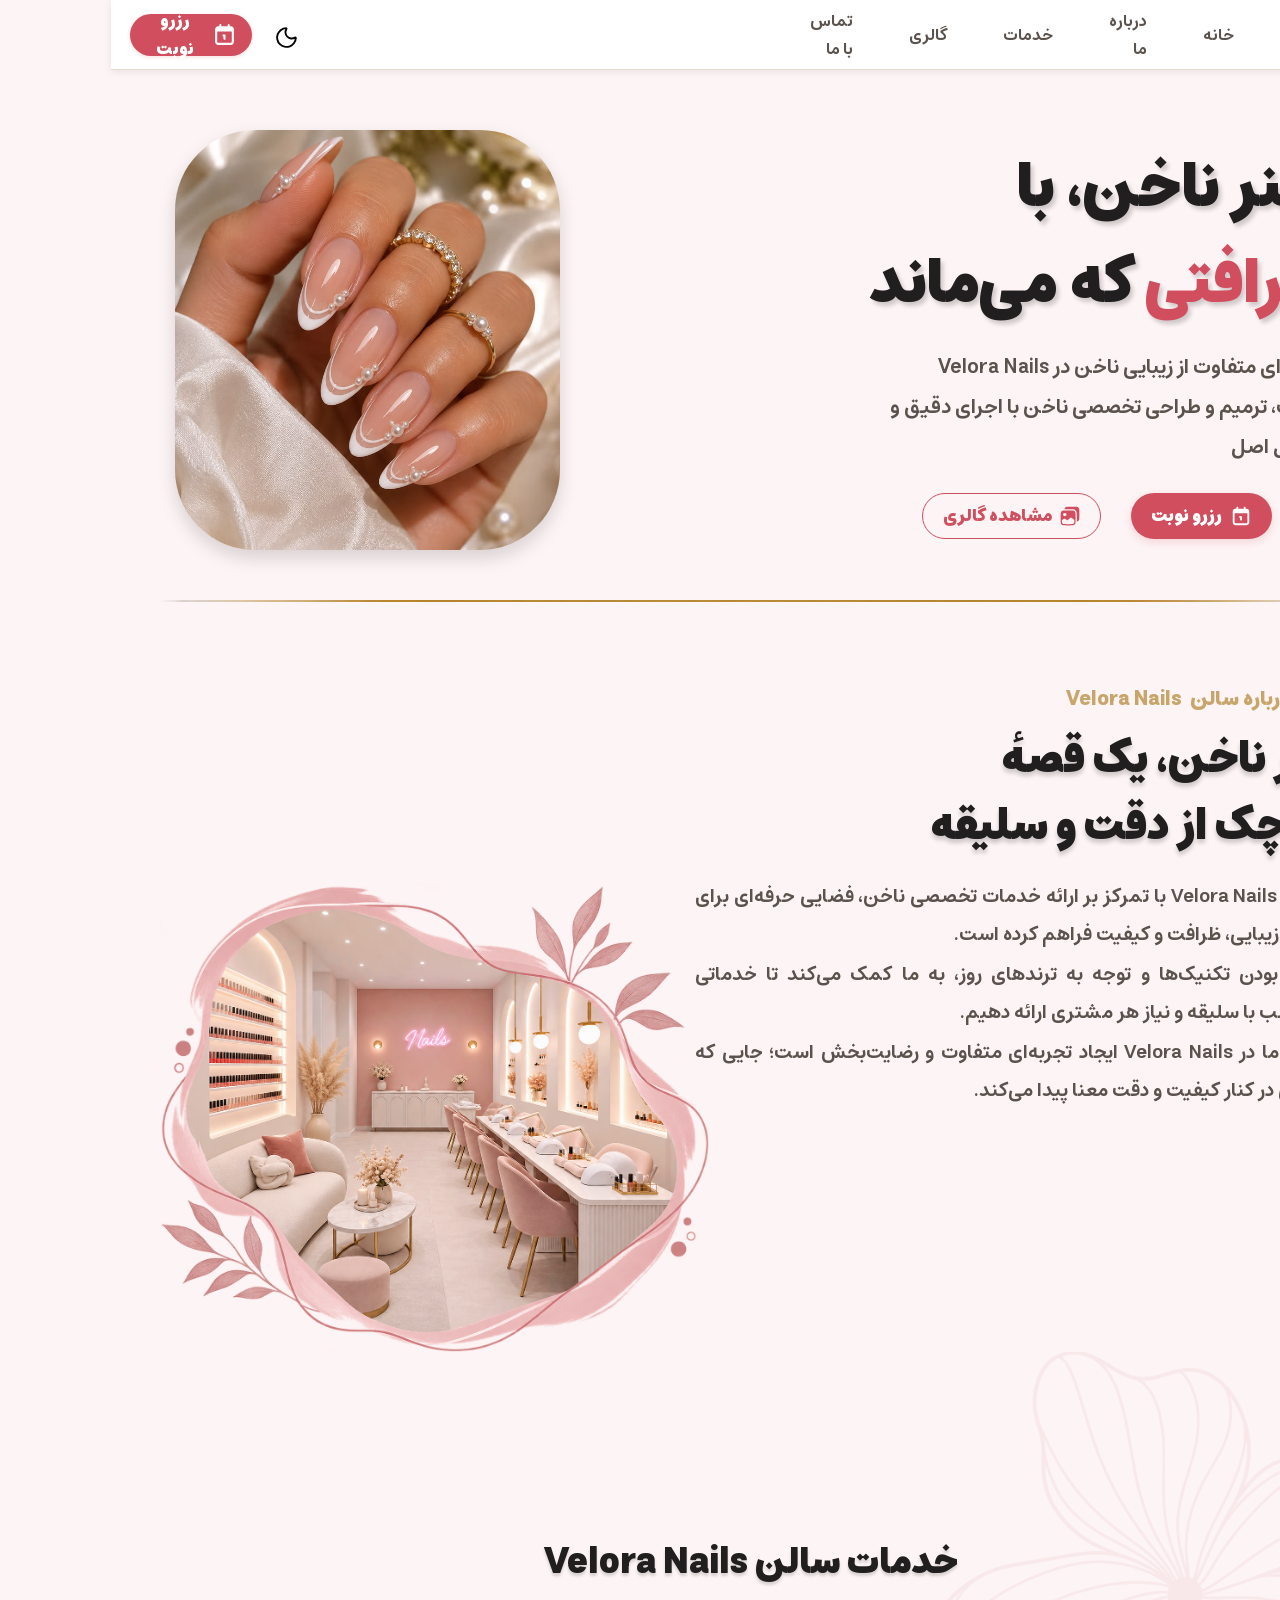
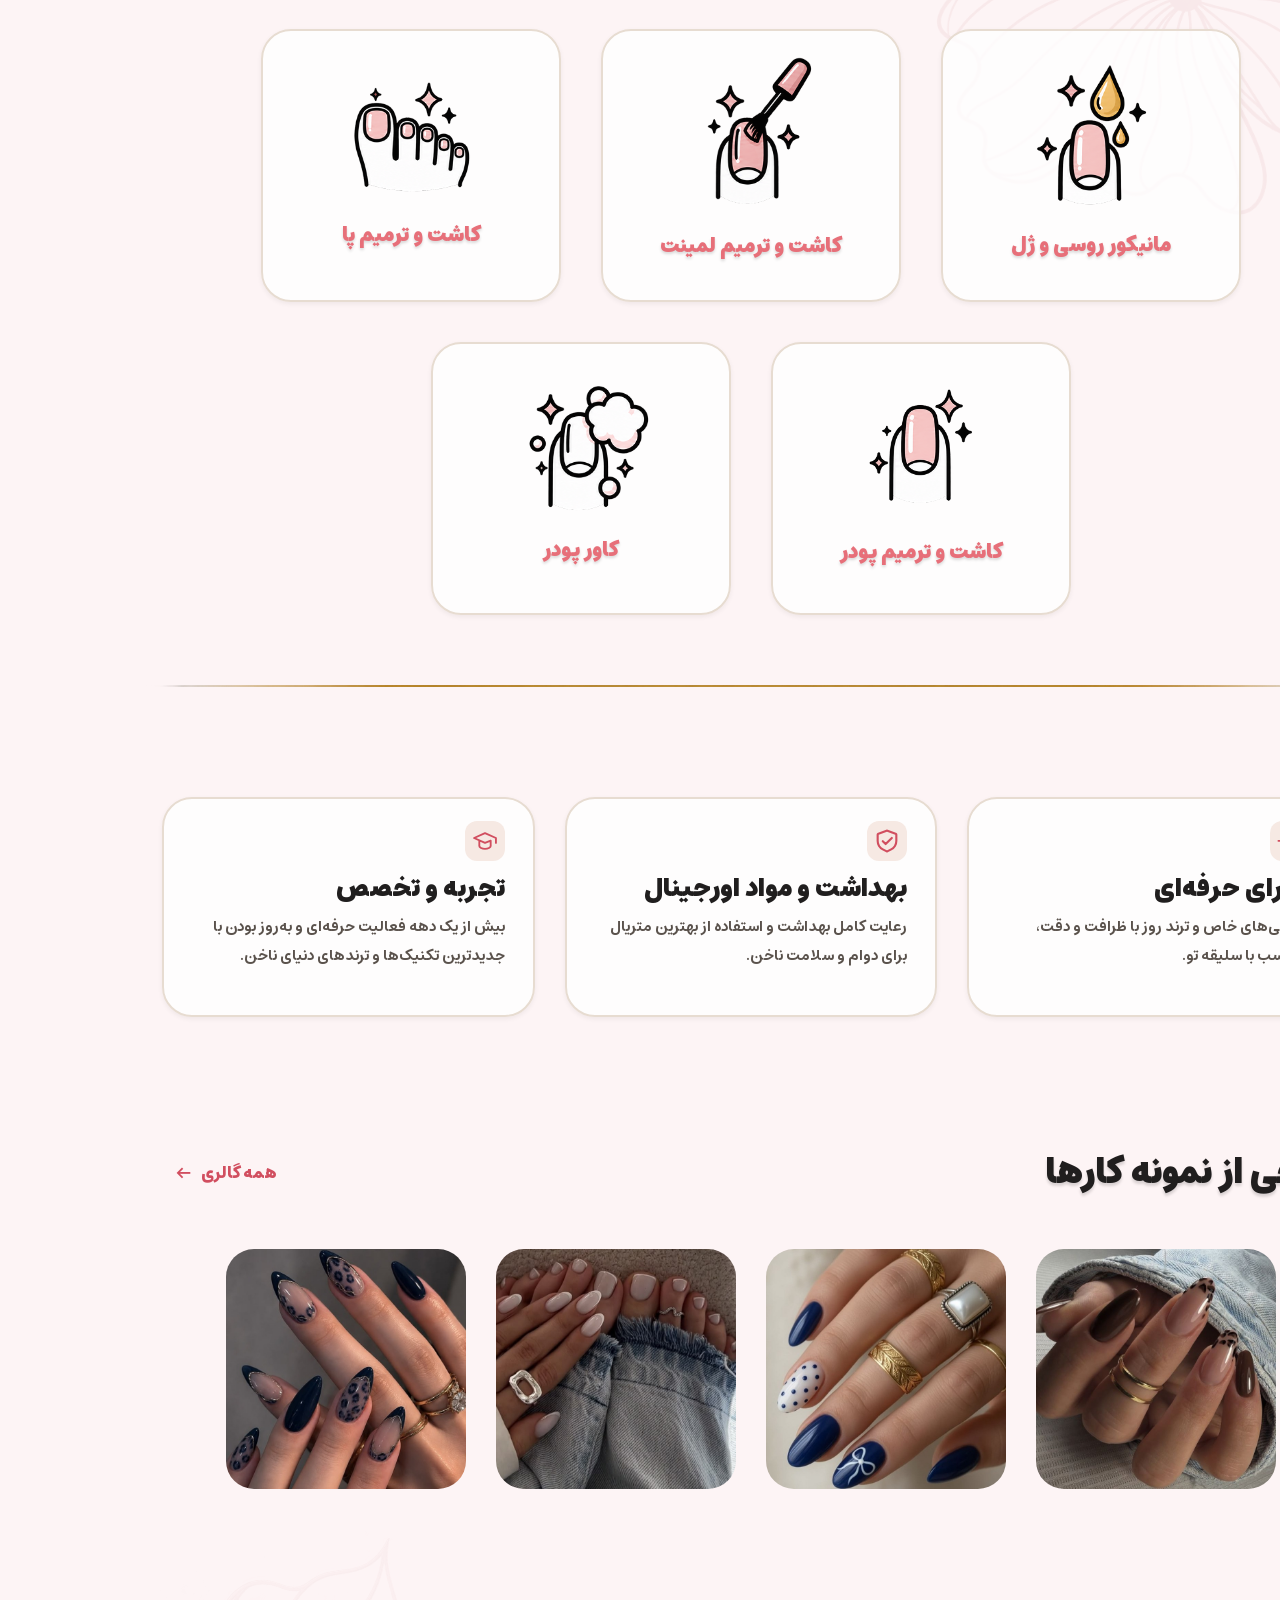
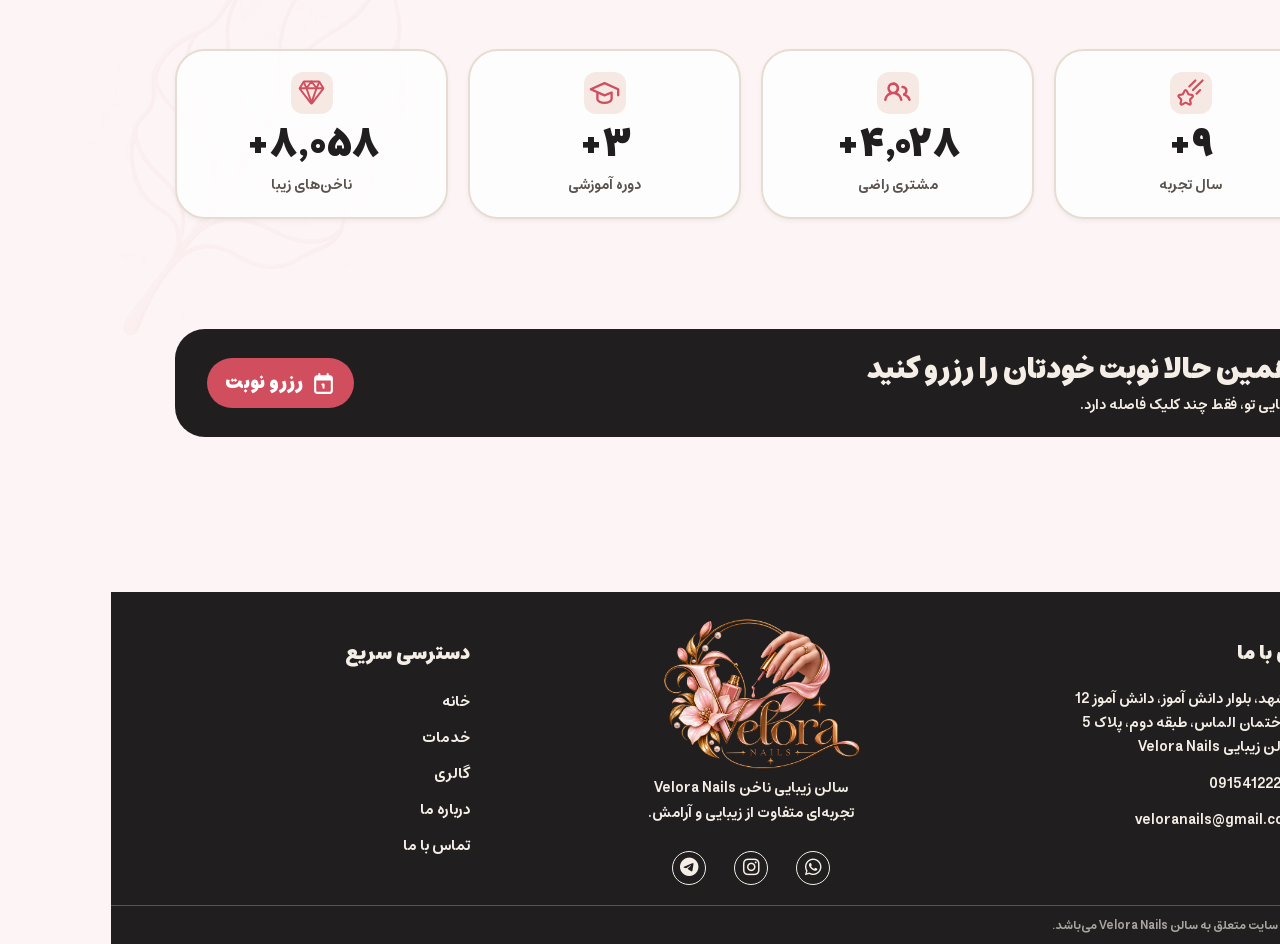
<file: Nail Salon Website/index.html>
<!DOCTYPE html>
<html lang="fa" dir="rtl">

<head>
    <meta charset="UTF-8">
    <meta name="viewport" content="width=device-width, initial-scale=1.0">

    <title>Velora Nails</title>

    <link rel="stylesheet" href="assets/css/style.css">
    <link rel="stylesheet" href="https://cdnjs.cloudflare.com/ajax/libs/font-awesome/6.7.2/css/all.min.css">
</head>

<body>

    <header class="navbar">

        <div class="navbar-container">

            <!-- Logo -->

            <img class="logo" src="assets/img/logo.png" >


            <!-- Menu -->

            <nav class="nav-menu">

                <a href="#home" class="nav-link">
                    خانه
                </a>

                <a href="#about" class="nav-link">
                    درباره ما
                </a>

                <a href="#services" class="nav-link">
                    خدمات
                </a>

                <a href="gallery.html" class="nav-link">
                    گالری
                </a>

                <a href="#contact" class="nav-link">
                    تماس با ما
                </a>

            </nav>


                <!-- Theme Button -->

                <button class="theme-button" id="theme-toggle">
                    <img src="assets/icons/moon.svg" alt="تغییر تم">
                </button>


                <!-- Reservation Button -->

                <button class="reservation-button">
                رزرو نوبت
                <img src="assets/icons/calender.svg">
                </button>

        </div>

    </header>


    <main>

        <section class="hero" id="home">

            <div class="hero-container">


                <!-- Hero Image -->

                <div class="hero-image">

                    <img src="assets/img/hero-image.jpg" >

                </div>


                <!-- Hero Content -->

                <div class="hero-content">

                    <h1>
                        هنر ناخن، با<br>
                        <span>ظرافتی</span>
                        که می‌ماند
                    </h1>


                    <p>
                        
                         تجربه‌ای متفاوت از زیبایی ناخن در
                        <span dir="ltr">Velora Nails</span>
                        <br>
                        کاشت، ترمیم و طراحی تخصصی ناخن با اجرای دقیق و متریال اصل
                    </p>


                    <div class="hero-buttons">

                        <button class="gallery-button">
                            مشاهده گالری
                            <img src="assets/icons/gallery.svg">
                        </button>


                        <button class="hero-reservation-button">
                            رزرو نوبت
                            <img src="assets/icons/calender.svg">
                        </button>

                    </div>

                </div>
                

            </div>
            <img src="assets/img/line.png" class="gold-line">

        </section>

<!-- ================= About ================= -->

        <section class="about" id="about">

            <div class="about-container">

                <!-- About Image -->

                <div class="about-image">

                    <img src="assets/img/salon.png" class="salon-image">
                </div>


                <!-- About Content -->

                <div class="about-content">

                    <div class="about-subtitle">
                        <img src="assets/icons/star.svg" >
                        درباره سالن
                        <span dir="ltr">Velora Nails</span>
                    </div>

                    <h2>
                        هر ناخن، یک قصهٔ<br>
                        <span>کوچک از دقت و سلیقه</span>
                    </h2>

                    <p>
                        سالن Velora Nails با تمرکز بر ارائه خدمات تخصصی ناخن،
                        فضایی حرفه‌ای برای تجربه زیبایی، ظرافت و کیفیت فراهم کرده است.
                    </p>

                    <p>
                        به‌روز بودن تکنیک‌ها و توجه به ترندهای روز،
                        به ما کمک می‌کند تا خدماتی متناسب با سلیقه و نیاز هر مشتری ارائه دهیم.
                    </p>

                    <p>
                        هدف ما در Velora Nails ایجاد تجربه‌ای متفاوت و رضایت‌بخش است؛
                        جایی که زیبایی در کنار کیفیت و دقت معنا پیدا می‌کند.
                    </p>

                </div>

            </div>

        </section>
<!-- ================= Services ================= -->

        <section class="services" id="services">

            <div class="services-container">

                <div class="services-title">
                    <h2>خدمات سالن <span dir="ltr">Velora Nails</span></h2>
                </div>


                <div class="services-grid">

                    <!-- Service 1 -->

                    <div class="service-card">

                        <img src="assets/img/service1.png" class="service-icon1">

                        <h3>
                            مانیکور روسی و ژل
                        </h3>

                    </div>


                    <!-- Service 2 -->

                    <div class="service-card">

                        <img src="assets/img/service2.png" class="service-icon2">

                        <h3>
                            کاشت و ترمیم لمینت
                        </h3>

                    </div>


                    <!-- Service 3 -->

                    <div class="service-card">

                        <img src="assets/img/service3.png" class="service-icon3">

                        <h3>
                            کاشت و ترمیم پا
                        </h3>

                    </div>


                    <!-- Service 4 -->

                    <div class="service-card">

                        <img src="assets/img/service4.png" class="service-icon4">

                        <h3>
                            کاشت و ترمیم پودر
                        </h3>

                    </div>


                    <!-- Service 5 -->

                    <div class="service-card">

                        <img src="assets/img/service5.png" class="service-icon5">

                        <h3>
                            کاور پودر
                        </h3>

                    </div>

                </div>

            </div>
            <img src="assets/img/line.png" class="gold-line2">

        </section>
<!-- ==============Features Section=============== -->

        <section class="features" id="features">

            <div class="features-container">

                <!-- Feature 1 -->

                <div class="feature-card">

                    <div class="feature-icon">
                        <img src="assets/icons/star2.svg">
                    </div>

                    <h3>
                        اجرای حرفه‌ای
                    </h3>

                    <p>
                        طراحی‌های خاص و ترند روز با ظرافت و دقت،
                        متناسب با سلیقه تو.
                    </p>

                </div>


                <!-- Feature 2 -->

                <div class="feature-card">

                    <div class="feature-icon">
                        <img src="assets/icons/safe.svg">
                    </div>

                    <h3>
                        بهداشت و مواد اورجینال
                    </h3>

                    <p>
                        رعایت کامل بهداشت و استفاده از بهترین
                        متریال برای دوام و سلامت ناخن.
                    </p>

                </div>


                <!-- Feature 3 -->

                <div class="feature-card">

                    <div class="feature-icon">
                        <img src="assets/icons/graduate.svg">
                    </div>

                    <h3>
                        تجربه و تخصص
                    </h3>

                    <p>
                        بیش از یک دهه فعالیت حرفه‌ای و
                        به‌روز بودن با جدیدترین تکنیک‌ها و
                        ترندهای دنیای ناخن.
                    </p>

                </div>

            </div>

        </section>
<!-- ================= Portfolio Section ================= -->

        <section class="portfolio" id="portfolio">

            <div class="portfolio-container">

                <!-- Portfolio Header -->

                <div class="portfolio-header">

                    <h2>
                        برخی از نمونه کارها
                    </h2>

                    <a href="gallery.html" class="portfolio-link">
                        همه گالری
                        <span>←</span>
                    </a>

                </div>


                <!-- Portfolio Images -->

                <div class="portfolio-grid">

                    <div class="portfolio-item">
                        <img src="assets/img/1.jpg" >
                    </div>

                    <div class="portfolio-item">
                        <img src="assets/img/2.jpg" >
                    </div>

                    <div class="portfolio-item">
                        <img src="assets/img/3.jpg" >
                    </div>
                     
                    <div class="portfolio-item">
                        <img src="assets/img/4.jpg" >
                    </div>

                </div>

            </div>

        </section>
<!-- ================= Stats Section ================= -->

        <section class="stats" id="stats">

            <div class="stats-container">

                <div class="stat-card">
                    <div class="stat-icon">
                        <img class="diamond" src="assets/icons/diamond.svg">
                    </div>

                    <div class="stat-number">
                        <span class="plus">+</span>
                        <span class="counter" data-target="10000">۰</span>
                    </div>

                    <p>ناخن‌های زیبا</p>
                </div>


                <div class="stat-card">
                    <div class="stat-icon">
                        <img class="graduate" src="assets/icons/graduate.svg">
                    </div>

                    <div class="stat-number">
                        <span class="plus">+</span>
                        <span class="counter" data-target="4">۰</span>
                    </div>

                    <p>دوره آموزشی</p>
                </div>


                <div class="stat-card">
                    <div class="stat-icon">
                        <img class="people" src="assets/icons/people.svg">
                    </div>

                    <div class="stat-number">
                        <span class="plus">+</span>
                        <span class="counter" data-target="5000">۰</span>
                    </div>

                    <p>مشتری راضی</p>
                </div>


                <div class="stat-card">
                    <div class="stat-icon">
                        <img class="falling-star" src="assets/icons/falling-star.svg">
                    </div>

                    <div class="stat-number">
                        <span class="plus">+</span>
                        <span class="counter" data-target="12">۰</span>
                    </div>

                    <p>سال تجربه</p>
                </div>

            </div>

        </section>
<!-- ================= CTA Section ================= -->

        <section class="cta">

            <div class="cta-container">

                <div class="cta-content">

                    <h2>
                        همین حالا نوبت خودتان را رزرو کنید
                    </h2>

                    <p>
                        زیبایی تو، فقط چند کلیک فاصله دارد.
                    </p>

                </div>

                <button class="cta-button">
                    رزرو نوبت
                    <img src="assets/icons/calender.svg">
                </button>

            </div>

        </section>
</main>
<!-- ================= Footer ================= -->

        <footer class="footer" id="contact">

            <div class="footer-container">

                <!-- ================= Quick Access ================= -->

                <div class="footer-column footer-links">

                    <h3>دسترسی سریع</h3>

                    <a href="#home">خانه</a>
                    <a href="#services">خدمات</a>
                    <a href="gallery.html">گالری</a>
                    <a href="#about">درباره ما</a>
                    <a href="#contact">تماس با ما</a>

                </div>


                <!-- ================= Logo & Social ================= -->

                <div class="footer-column footer-center">

                    <img
                        src="assets/img/logo.png"
                        class="footer-logo"
                    >

                    <p>
                        سالن زیبایی ناخن Velora Nails
                        <br>
                        تجربه‌ای متفاوت از زیبایی و آرامش.
                    </p>


                    <!-- Social Media -->

                    <div class="social-icons">

                        <a href="#" class="social-icon" aria-label="Telegram">
                            <i class="fa-brands fa-telegram"></i>
                        </a>

                        <a href="#" class="social-icon" aria-label="Instagram">
                            <i class="fa-brands fa-instagram"></i>
                        </a>

                        <a href="#" class="social-icon" aria-label="WhatsApp">
                            <i class="fa-brands fa-whatsapp"></i>
                        </a>

                    </div>

                </div>


                <!-- ================= Contact ================= -->

                <div class="footer-column footer-contact">

                    <h3>تماس با ما</h3>


                    <div class="contact-item">

                        <i class="fa-solid fa-location-dot"></i>

                        <p>
                           مشهد، بلوار دانش آموز، دانش آموز 12
                            <br>
                           ساختمان الماس، طبقه دوم، پلاک 5
                            <br>
                            سالن زیبایی Velora Nails
                        </p>

                    </div>


                    <div class="contact-item">

                        <i class="fa-solid fa-phone"></i>

                        <p dir="ltr">
                            09154122222
                        </p>

                    </div>


                    <div class="contact-item">

                        <i class="fa-regular fa-envelope"></i>

                        <p dir="ltr">
                            veloranails@gmail.com
                        </p>

                    </div>

                </div>

            </div>


            <!-- ================= Copyright ================= -->

            <div class="footer-bottom">

                <p>
                    کلیه حقوق این سایت متعلق به سالن Velora Nails می‌باشد.
                </p>

            </div>

        </footer>

    <script src="assets/js/script.js"></script>

</body>

</html>
</file>
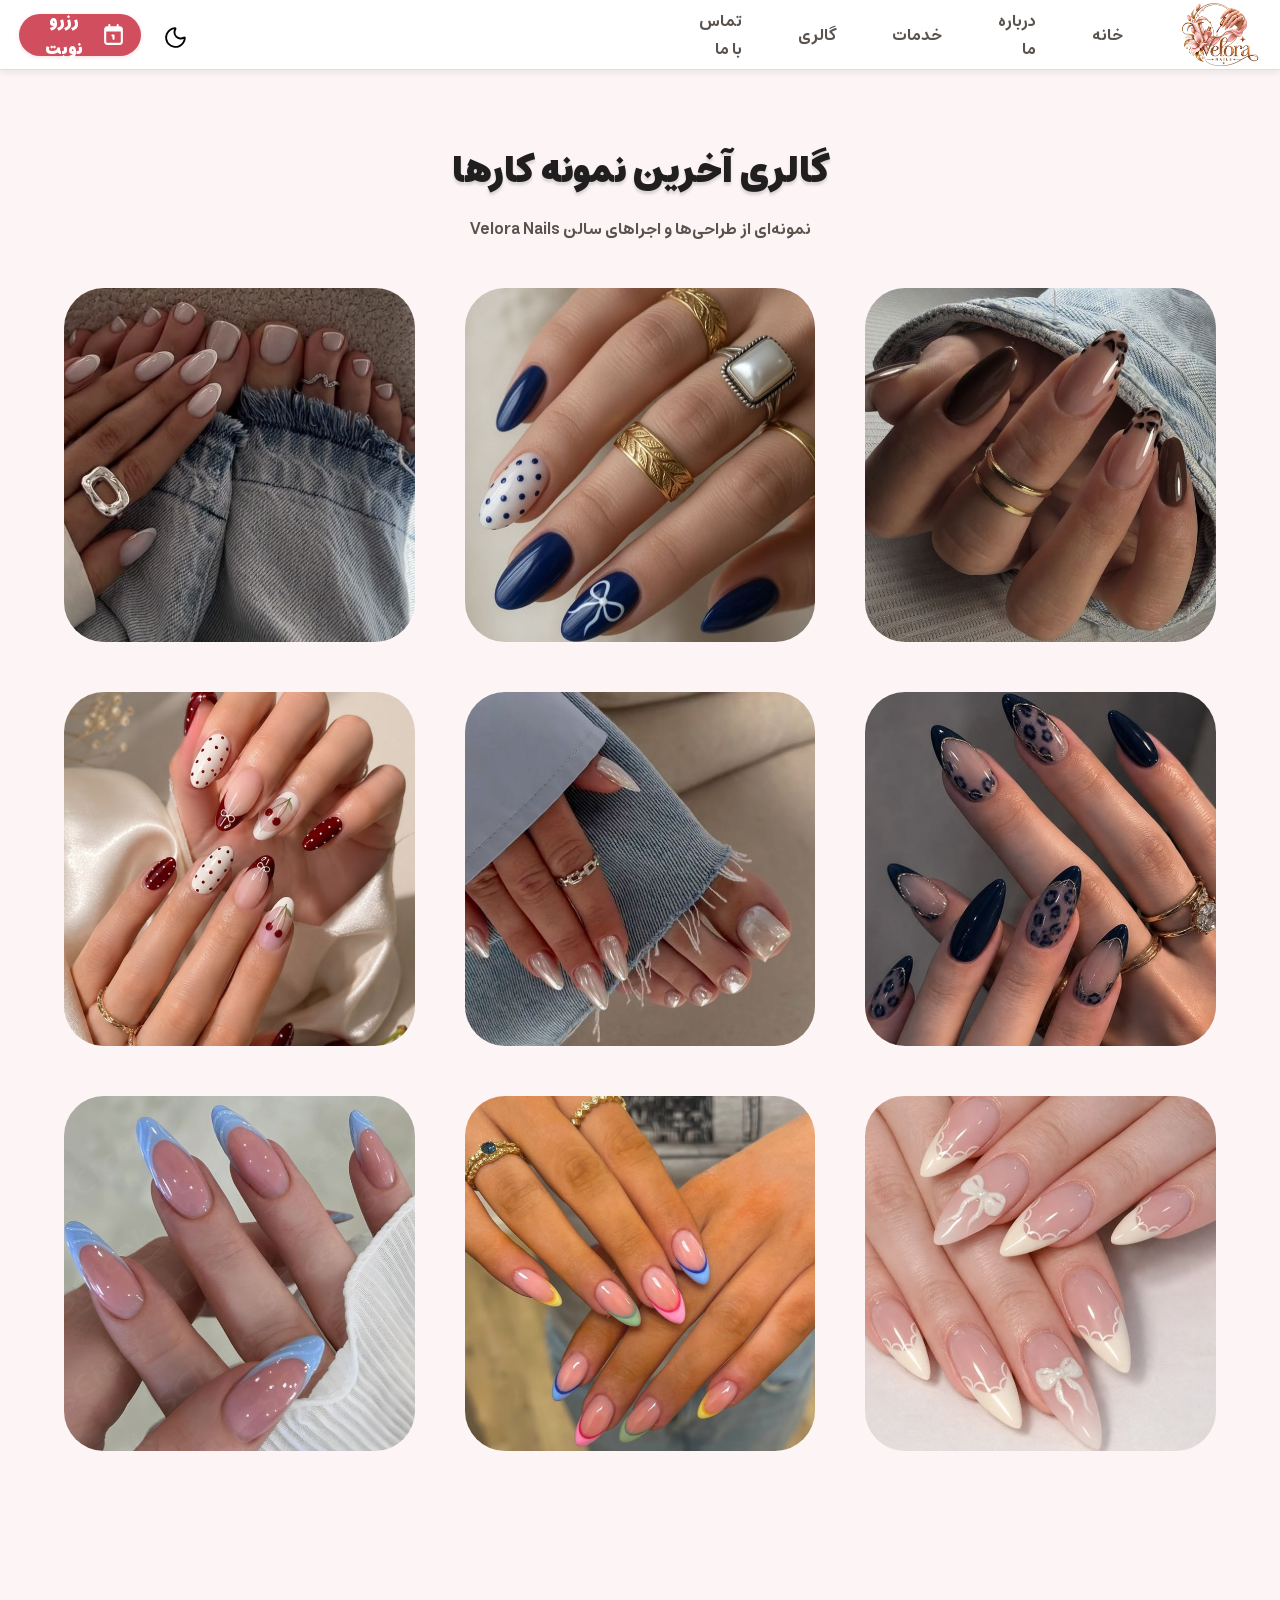
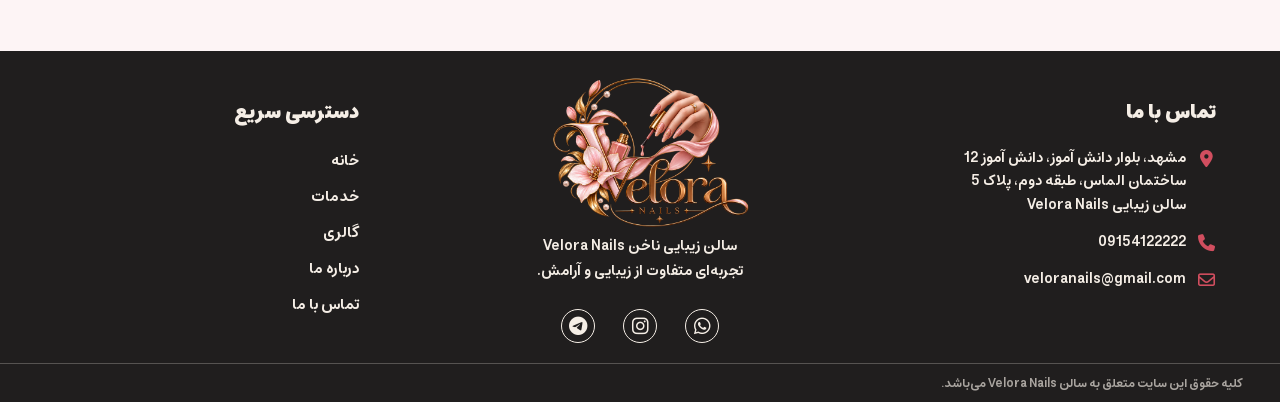
<file: Nail Salon Website/gallery.html>
<!DOCTYPE html>
<html lang="fa" dir="rtl">

<head>
    <meta charset="UTF-8">
    <meta name="viewport" content="width=device-width, initial-scale=1.0">

    <title>Gallery</title>

    
        <link rel="stylesheet" href="https://cdnjs.cloudflare.com/ajax/libs/font-awesome/6.7.2/css/all.min.css">
        <link rel="stylesheet" href="assets/css/gallery.css">
</head>

<body>
<!-- ================= navbar ================= -->

    <header class="navbar">

        <div class="navbar-container">

            <!-- Logo -->

            <img class="logo" src="assets/img/logo.png" >


            <!-- Menu -->

            <nav class="nav-menu">

                <a href="index.html" class="nav-link">
                    خانه
                </a>

                <a href="index.html#about" class="nav-link">
                    درباره ما
                </a>

                <a href="index.html#services" class="nav-link">
                    خدمات
                </a>

                <a href="gallery.html" class="nav-link">
                    گالری
                </a>

                <a href="#contact" class="nav-link">
                    تماس با ما
                </a>

            </nav>


                <!-- Theme Button -->

                <button class="theme-button" id="theme-toggle">
                    <img src="assets/icons/moon.svg" alt="تغییر تم">
                </button>


                <!-- Reservation Button -->

                <button class="reservation-button">
                رزرو نوبت
                <img src="assets/icons/calender.svg">
                </button>

        </div>

    </header>


    <main>
        <!-- ================== Gallery Section ==================-->
        <section class="gallery">

            <div class="gallery-container">

                <div class="gallery-header">

                    <h1>
                        گالری آخرین نمونه کارها
                    </h1>

                    <p>
                        نمونه‌ای از طراحی‌ها و اجراهای سالن
                        <span dir="ltr">Velora Nails</span>
                    </p>

                </div>


                <div class="gallery-grid">

                    <div class="gallery-item">
                        <img src="assets/img/1.jpg" alt="نمونه کار ناخن">
                    </div>

                    <div class="gallery-item">
                        <img src="assets/img/2.jpg" alt="نمونه کار ناخن">
                    </div>

                    <div class="gallery-item">
                        <img src="assets/img/3.jpg" alt="نمونه کار ناخن">
                    </div>

                    <div class="gallery-item">
                        <img src="assets/img/4.jpg" alt="نمونه کار ناخن">
                    </div>

                    <div class="gallery-item">
                        <img src="assets/img/5.jpg" alt="نمونه کار ناخن">
                    </div>

                    <div class="gallery-item">
                        <img src="assets/img/6.jpg" alt="نمونه کار ناخن">
                    </div>

                    <div class="gallery-item">
                        <img src="assets/img/7.jpg" alt="نمونه کار ناخن">
                    </div>

                    <div class="gallery-item">
                        <img src="assets/img/8.jpg" alt="نمونه کار ناخن">
                    </div>

                    <div class="gallery-item">
                        <img src="assets/img/9.jpg" alt="نمونه کار ناخن">
                    </div>

                </div>

            </div>

        </section>
        
    </main>
<!-- ================= Footer ================= -->

        <footer class="footer" id="contact">

            <div class="footer-container">

                <!-- ================= Quick Access ================= -->

                <div class="footer-column footer-links">

                    <h3>دسترسی سریع</h3>

                    <a href="index.html">خانه</a>
                    <a href="index.html#services">خدمات</a>
                    <a href="gallery.html">گالری</a>
                    <a href="index.html#about">درباره ما</a>
                    <a href="index.html#contact">تماس با ما</a>

                </div>


                <!-- ================= Logo & Social ================= -->

                <div class="footer-column footer-center">

                    <img
                        src="assets/img/logo.png"
                        class="footer-logo"
                    >

                    <p>
                        سالن زیبایی ناخن Velora Nails
                        <br>
                        تجربه‌ای متفاوت از زیبایی و آرامش.
                    </p>


                    <!-- Social Media -->

                    <div class="social-icons">

                        <a href="#" class="social-icon" aria-label="Telegram">
                            <i class="fa-brands fa-telegram"></i>
                        </a>

                        <a href="#" class="social-icon" aria-label="Instagram">
                            <i class="fa-brands fa-instagram"></i>
                        </a>

                        <a href="#" class="social-icon" aria-label="WhatsApp">
                            <i class="fa-brands fa-whatsapp"></i>
                        </a>

                    </div>

                </div>


                <!-- ================= Contact ================= -->

                <div class="footer-column footer-contact">

                    <h3>تماس با ما</h3>


                    <div class="contact-item">

                        <i class="fa-solid fa-location-dot"></i>

                        <p>
                           مشهد، بلوار دانش آموز، دانش آموز 12
                            <br>
                           ساختمان الماس، طبقه دوم، پلاک 5
                            <br>
                            سالن زیبایی Velora Nails
                        </p>

                    </div>


                    <div class="contact-item">

                        <i class="fa-solid fa-phone"></i>

                        <p dir="ltr">
                            09154122222
                        </p>

                    </div>


                    <div class="contact-item">

                        <i class="fa-regular fa-envelope"></i>

                        <p dir="ltr">
                            veloranails@gmail.com
                        </p>

                    </div>

                </div>

            </div>


            <!-- ================= Copyright ================= -->

            <div class="footer-bottom">

                <p>
                    کلیه حقوق این سایت متعلق به سالن Velora Nails می‌باشد.
                </p>

            </div>

        </footer>


    <script src="assets/js/script.js"></script>

</body>

</html>
</file>
<file: Nail Salon Website/assets/css/style.css>
/* =========================
   Font
========================= */

@font-face {
    font-family: "Estedad";
    src: url("../fonts/Estedad-v5.0-Fontjo.com/Estedad-SemiBold.woff2") format("woff2");
    font-weight: 600;
    font-style: normal;
}

@font-face {
    font-family: "Estedad";
    src: url("../fonts/Estedad-v5.0-Fontjo.com/Estedad-ExtraBold.woff2") format("woff2");
    font-weight: 800;
    font-style: normal;
}

@font-face {
    font-family: "Estedad";
    src: url("../fonts/Estedad-v5.0-Fontjo.com/Estedad-Black.woff2") format("woff2");
    font-weight: 900;
    font-style: normal;
}


/* =========================
   Reset
========================= */

* {
    margin: 0;
    padding: 0;
    box-sizing: border-box;
}


html {
    direction: rtl;
}


body {
    font-family: "Estedad", sans-serif;
    background: var(--background-color2);
    overflow-x: hidden;
}


/* =========================
   Colors
========================= */

:root {
    --background-color: #FFFFFF;
    --background-color2: #FDF4F5;
    --text-color: #201E1E;
    --text-color2: #5A524C;
    --primary-color: #D29C9D;
    --pink-button: #D14E5F;
    --text-color3: #F5EEE6;
    --card-background: rgba(255, 255, 255, 0.80);
    --border-color: #E7DCD1;
    --icon-background: #F6E9E3;
}
body.dark-mode {
    /* بک‌گراند کل سایت */
    --background-color2: #1A1817;

    /* بک‌گراند Navbar */
    --background-color: #201E1E;

    /* تمام متن‌ها */
    --text-color: #F5EEE6;
    --text-color2: #F5EEE6;

    /* رنگ‌های صورتی - بدون تغییر */
    --primary-color: #D29C9D;
    --pink-button: #D14E5F;

    /* کارت‌ها */
    --card-background: #201E1E;
    --border-color: #AFA8A0;

    /* آیکون‌ها - در هر دو تم یکسان */
    --icon-background: #F6E9E3;
}

/* =========================
   Navbar
========================= */

.navbar {
    width: 100%;
    height: 70px;
    background-color: var(--background-color);
    border-bottom: 1px solid var(--border-color);
    box-shadow: 0 2px 8px rgba(0, 0, 0, 0.08);
}


.navbar-container {
    width: 97%;
    height: 100%;
    margin: 0 auto;
    display: flex;
    align-items: center;
    justify-content: flex-start;
}


/* =========================
   Logo
========================= */

.logo {
    width: 90px;
    height: 65px;
}


/* =========================
   Navigation Menu
========================= */

.nav-menu {
    display: flex;
    align-items: center;
    gap: 40px;
    justify-content: start;
    margin-left: 500px;
    margin-right: 40px;
    
}


.nav-link {
    color: var(--text-color2);
    font-size: 16px;
    font-family: "Estedad", sans-serif;
    font-weight: 600;
    padding: 5px 8px;
    cursor: pointer;
    text-decoration: none;

}


.nav-link:hover {
    background-color: color-mix(
        in srgb,
        var(--primary-color) 15%,
        transparent
    );
    border-radius: 30px;
}
body.dark-mode .nav-link:hover {
    background-color: rgba(245, 238, 230, 0.15);
}



/* =========================
   Theme Button
========================= */
.theme-button {
    width: 20px;
    height: 20px;

    border: none;
    background: transparent;

    display: flex;
    align-items: center;
    justify-content: center;

    cursor: pointer;

    color: var(--text-color);

    font-family: "Estedad", sans-serif;
    margin-left: 20px;
    margin-top: 5px;
    padding: 15px 15px;

}


.theme-button img {
    width: 25px;
    height: 25px;
}

.theme-button:hover {
    background-color: color-mix(
        in srgb,
        var(--primary-color) 15%,
        transparent
    );
    border-radius: 30px;
}
body.dark-mode .nav-link:hover {
    background-color: rgba(245, 238, 230, 0.15);
}

/* =========================
   Reservation Button
========================= */
.reservation-button img{
    width: 25px;
    height: 25px;
}

.reservation-button {
    height: 42px;

    padding: 0 15px;

    display: flex;
    align-items: center;
    justify-content: center;
    flex-direction: row-reverse;
    gap: 8px;

    background-color: var(--pink-button);
    color: white;
    box-shadow: 0 1px 4px rgba(209, 78, 95, 0.20);

    text-decoration: none;

    border-radius: 30px;
    border: none;

    font-family: "Estedad", sans-serif;
    font-weight: 900;
    font-size: 16px;
    transition: top 0.10s ease-in-out;
    position: relative;
    cursor: pointer;
}



.reservation-button:hover {
    top: -2px;
}



/* =========================
   Hero
========================= */

.hero {
    width: 100%;
}


.hero-container {
    width: 90%;
    max-width: 1300px;

    margin: 0 auto;

    min-height: 400px;

    display: flex;
    flex-direction: row;

    align-items: center;
    justify-content: flex-start;

    gap: 330px;

    padding-top: 60px;

    direction: ltr;
}
.hero-image {
    width: 350px;
    height: 420px;

    flex-shrink: 0;
}

.hero-image img {
    width: 110%;
    height: 100%;

    object-fit: cover;

    border-radius: 80px;

    display: block;

    box-shadow: 0 8px 18px rgba(0, 0, 0, 0.15);
}
.hero-content {

    direction: rtl;
    text-align: right;

    display: flex;
    flex-direction: column;
    align-items: flex-start;

}
.hero-content h1 {
    color: var(--text-color);

    font-family: "Estedad", sans-serif;

    font-size: 60px;
    font-weight: 900;

    line-height: 1.60;
    margin-bottom: 15px;

    text-shadow: 3px 4px 4px rgba(0, 0, 0, 0.18);
}


.hero-content h1 span {
    color: var(--pink-button);
}
.hero-content p {
    color: var(--text-color2);

    font-family: "Estedad", sans-serif;

    font-size: 20px;
    font-weight: 600;

    line-height: 2;

    text-align: right;

    margin-bottom: 25px;
}

.hero-buttons {
    display: flex;
    align-items: center;
    direction: ltr;
    gap: 30px;
    margin-right: 55px;
}




.gallery-button {
    height: 46px;

    padding: 0 20px;

    display: flex;
    align-items: center;
    justify-content: center;

    gap: 8px;
    

    background-color: transparent;

    color: var(--pink-button);

    border: 1px solid var(--pink-button);

    border-radius: 30px;

    font-family: "Estedad", sans-serif;
    font-size: 17px;
    font-weight: 800;

    cursor: pointer;
    transition: 0.3s ease;
}
.gallery-button img {
    width: 20px;
    height: 20px;
}
.gallery-button:hover {
    background-color: rgba(209, 78, 95, 0.12);
}

.hero-reservation-button {
    height: 46px;

    padding: 0 20px;

    display: flex;
    align-items: center;
    justify-content: center;

    gap: 8px;

    background-color: var(--pink-button);

    color: white;

    border: none;

    border-radius: 30px;

    font-family: "Estedad", sans-serif;
    font-size: 17px;
    font-weight: 900;

    cursor: pointer;

    box-shadow: 0 3px 8px rgba(209, 78, 95, 0.20);
    transition: top 0.10s ease-in-out;
    position: relative;
}
.hero-reservation-button img {
    width: 22px;
    height: 22px;
    transition: top 0.10s ease-in-out;
    position: relative;
}
.hero-reservation-button:hover {
    top: -2px;
}
.gold-line {
    display: block;
    width: auto;
    height: auto;
    margin: 50px auto 0;
}


/* =========================
   About Section
========================= */

.about {
    width: 100%;
    position: relative;
    padding: 80px 0 240px;
    overflow: visible;
    direction: ltr;
}



/* Container */

.about-container {

    width: 90%;
    max-width: 1200px;

    margin: 0 auto;

    display: flex;

    flex-direction: row;

    align-items: center;

    justify-content: space-between;

    gap: 90px;

}


/* ================= Image ================= */

.about-image {

    width: 430px;
    height: 430px;

    position: relative;

    flex-shrink: 0;

}

/* عکس اصلی */

.salon-image {

    width: 550px;
    height: 550px;

    position: absolute;

    top: 160px;
    left: -15px;

    object-fit: contain;

    display: block;
}


/* ================= Content ================= */

.about-content {


    text-align: right;

    direction: rtl;

}


.about-subtitle {

    display: flex;

    align-items: center;

    gap: 8px;

    justify-content: flex-start;

    color: #C8A56B;

    font-size: 20px;

    font-weight: 800;

    margin-bottom: 10px;


}


.about-subtitle img {
    width: 29px;
    height: 29px;
}


.about-content h2 {

    font-size: 43px;

    line-height: 1.55;

    font-weight: 900;

    color: var(--text-color);

    margin-bottom: 18px;
    text-shadow: 0 4px 4px rgba(0, 0, 0, 0.18);

}


.about-content p {

    color: var(--text-color2);

    font-size: 19px;
    text-align: justify;

    font-weight: 600;

    line-height: 2;

    margin-bottom: 2px;

    max-width: 650px;

}







/* =========================
   Services Section
========================= */

.services {

    width: 100%;

    position: relative;

    padding: 150px 0 80px;

    overflow: hidden;

    direction: rtl;

}


/* =========================
   Background Flower
========================= */

.services::before {

    content: "";

    position: absolute;

    width: 520px;
    height: 520px;

    top: -30px;
    right: -40px;

    background-image: url("../img/flower.png");

    background-repeat: no-repeat;

    background-position: center;

    background-size: contain;

    opacity: 0.10;

    z-index: 0;

    pointer-events: none;

}


/* =========================
   Container
========================= */

.services-container {

    width: 90%;

    max-width: 980px;

    margin: 0 auto;

    position: relative;

    transform: translateY(30px);

}


/* =========================
   Title
========================= */

.services-title {

    display: flex;

    align-items: center;

    justify-content: center;

    gap: 8px;

    margin-bottom: 35px;

}


.services-title h2 {

    font-size: 35px;

    font-weight: 900;

    color: var(--text-color);

    text-shadow: 0 3px 3px rgba(0, 0, 0, 0.15);

}


/* =========================
   Services Grid
========================= */

.services-grid {

    display: grid;

    grid-template-columns: repeat(6, 1fr);

    gap: 40px;

    justify-content: center;

}


/* =========================
   Service Card
========================= */

.service-card {
    height: auto;
    aspect-ratio: 1.1 / 1;

    background-color: var(--card-background);
    border: 2px solid var(--border-color);

    border-radius: 30px;

    display: flex;

    flex-direction: column;

    align-items: center;

    justify-content: center;

    padding: 10px;

    box-shadow: 0 2px 5px rgba(0, 0, 0, 0.06);

    transition: 0.3s ease;

}


/* سه کارت ردیف اول */

.service-card:nth-child(1) {

    grid-column: span 2;

}


/* جای کارت دوم */

.service-card:nth-child(2) {

    grid-column: span 2;

}


/* جای کارت سوم */

.service-card:nth-child(3) {

    grid-column: span 2;

}


/* دو کارت ردیف دوم */

.service-card:nth-child(4) {

    grid-column: 2 / span 2;

}


.service-card:nth-child(5) {

    grid-column: 4 / span 2;

}


/* =========================
   Icon
========================= */

.service-icon1 {

    width: 145px;

    height: 145px;

    object-fit: contain;

    margin-bottom: 15px;
    transform: translateY(-5px);

}
.service-icon2 {

    width: 147px;

    height: 147px;

    object-fit: contain;

    margin-bottom: 15px;
    transform: translateX(8px) translateY(-10px);

}
.service-icon3 {

    width: 125px;

    height: 125px;

    object-fit: contain;

    margin-bottom: 15px;

    transform: translateY(-4px);

}
.service-icon4 {

    width: 118px;

    height: 118px;

    object-fit: contain;

    margin-bottom: 30px;

}
.service-icon5 {

    width: 130px;

    height: 130px;

    object-fit: contain;

    margin-bottom: 15px;
    transform: translateX(8px) translateY(-4px);

}


/* =========================
   Card Title
========================= */

.service-card h3 {

    color: #E76F79;

    font-size: 20px;

    font-weight: 900;

    text-align: center;

    text-shadow: 0 2px 3px rgba(0, 0, 0, 0.15);


}


/* =========================
   Hover
========================= */

.service-card:hover {

    transform: translateY(-4px);

    box-shadow: 0 6px 15px rgba(209, 78, 95, 0.12);

}


.gold-line2 {
    display: block;
    width: auto;
    height: auto;
    margin: 100px auto 0;
}





/* =========================
   Features Section
========================= */

.features {

    width: 100%;

    padding: 30px 0 80px;

    direction: rtl;

}


/* =========================
   Container
========================= */

.features-container {
    width: 92%;
    max-width: 1250px;

    margin: 0 auto;

    display: grid;
    grid-template-columns: repeat(3, 1fr);
    gap: 30px;
}


/* =========================
   Feature Card
========================= */

.feature-card {
    height: 220px;

    background-color: var(--card-background);
    border: 2px solid var(--border-color);

    border-radius: 30px;

    padding: 22px 28px;

    display: flex;
    flex-direction: column;
    align-items: flex-start;
    text-align: right;

    box-shadow: 0 2px 5px rgba(0, 0, 0, 0.06);

    transition: 0.3s ease;
}


/* =========================
   Icon
========================= */

.feature-icon {

    width: 40px;

    height: 40px;

    border-radius: 12px;

    background-color: var(--icon-background);

    display: flex;

    align-items: center;

    justify-content: center;

    margin-bottom: 10px;

}


.feature-icon img {

    width: 28px;

    height: 28px;

    object-fit: contain;

}


/* =========================
   Title
========================= */

.feature-card h3 {

    color: var(--text-color);

    font-size: 25px;

    font-weight: 900;

    line-height: 1.5;

    margin-bottom: 5px;

}


/* =========================
   Description
========================= */

.feature-card p {

    color: var(--text-color2);

    font-size: 15px;

    font-weight: 600;

    line-height: 1.9;

    margin: 0;

}
/* =========================
   Hover
========================= */
.feature-card:hover {

    transform: translateY(-4px);

    box-shadow: 0 6px 15px rgba(209, 78, 95, 0.12);

}





/* =========================
   Portfolio Section
========================= */

.portfolio {

    width: 100%;

    padding: 50px 0 80px;

    direction: rtl;

}


/* =========================
   Container
========================= */

.portfolio-container {

    width: 90%;
    max-width: 1200px;

    margin: 0 auto;

}


/* =========================
   Header
========================= */

.portfolio-header {

    display: flex;

    align-items: center;

    justify-content: space-between;

    margin-bottom: 30px;

}


/* =========================
   Title
========================= */

.portfolio-header h2 {

    color: var(--text-color);

    font-family: "Estedad", sans-serif;

    font-size: 35px;

    font-weight: 900;

    line-height: 1.5;

    text-shadow: 0 3px 3px rgba(0, 0, 0, 0.15);

}


/* =========================
   Gallery Link
========================= */

.portfolio-link {

    display: flex;

    align-items: center;

    gap: 9px;

    color: var(--pink-button);

    font-family: "Estedad", sans-serif;

    font-size: 16px;

    font-weight: 800;

    text-decoration: none;

    direction: rtl;

}


.portfolio-link span {

    font-size: 22px;

    line-height: 1;
    
    transition: transform 0.2s ease;
}


.portfolio-link:hover span{
    transform: translateX(-3px);

}


/* =========================
   Portfolio Grid
========================= */

.portfolio-grid {
    display: grid;
    grid-template-columns: repeat(4, 240px);
    gap: 30px;
    justify-content: center;
    direction: rtl;
    margin-top: 50px;
}


/* =========================
   Portfolio Item
========================= */

.portfolio-item {
    width: 240px;
    height: 240px;
    overflow: hidden;
    border-radius: 28px;
}


/* =========================
   Portfolio Image
========================= */

.portfolio-item img {
    width: 100%;
    height: 100%;
    object-fit: cover;
    display: block;
    transition: transform 0.4s ease;
}
/* =========================
   Portfolio Hover
========================= */
.portfolio-item:hover img {
    transform: scale(1.08);
}



/* =========================
   Stats Section
========================= */

.stats {
    width: 100%;
    padding: 80px 0 60px;
    direction: rtl;
    position: relative;
    overflow: visible;
}


.stats::before {
    content: "";

    position: absolute;

    width: 400px;
    height: 400px;

    top: -30px;
    left: -80px;

    background-image: url("../img/leaf.png");

    background-repeat: no-repeat;

    background-position: center;

    background-size: contain;

    opacity: 0.06;

    z-index: 0;

    pointer-events: none;
    transform: rotate(-10deg);
}


.stats-container {
    width: 90%;
    max-width: 1200px;

    margin: 0 auto;

    display: grid;
    grid-template-columns: repeat(4, 1fr);

    gap: 20px;
    direction: ltr;

    position: relative;
    z-index: 1;
}


/* =========================
   Stat Card
========================= */

.stat-card {
    height: 170px;

    background-color: var(--card-background);
    border: 2px solid var(--border-color);

    border-radius: 30px;

    display: flex;
    flex-direction: column;

    align-items: center;
    justify-content: center;

    box-shadow: 0 2px 5px rgba(0, 0, 0, 0.05);

    transition: 0.3s ease;
}



/* =========================
   Icon
========================= */

.stat-icon {
    width: 42px;
    height: 42px;

    border-radius: 12px;

    background-color: var(--icon-background);

    display: flex;
    align-items: center;
    justify-content: center;

    margin-bottom: 8px;
}


.diamond{
    width: 27px;
    height: 27px;

    object-fit: contain;
}
.people{
    width: 27px;
    height: 27px;

    object-fit: contain;
}
.graduate{
    width: 35px;
    height: 35px;

    object-fit: contain;
}
.falling-star{
    width: 29px;
    height: 29px;

    object-fit: contain;
}


/* =========================
   Number
========================= */

.stat-number {
    display: flex;
    align-items: center;
    justify-content: center;

    direction: ltr;

    color: var(--text-color);

    font-size: 38px;
    font-weight: 900;

    line-height: 1.2;
}

.plus {
    margin-left: 4px;
    margin-right: 3px;
}


/* =========================
   Text
========================= */

.stat-card p {
    color: var(--text-color2);

    font-size: 14px;
    font-weight: 600;

    margin-top: 5px;
}




/* =========================
   CTA Section
========================= */

.cta {
    width: 100%;
    padding: 50px 0 55px;
    direction: rtl;

    position: relative;
    z-index: 2;
}

.cta-container {
    width: 90%;
    max-width: 1200px;
    min-height: 105px;

    margin: 0 auto;

    background-color: var(--text-color);

    border-radius: 30px;

    display: flex;
    align-items: center;
    justify-content: space-between;

    padding: 20px 32px;
}
.cta-content {
    text-align: right;
    direction: rtl;
}

.cta-content h2 {
    color: var(--text-color3);

    font-size: 28px;
    font-weight: 900;

    line-height: 1.5;

    margin-bottom: 2px;
}

.cta-content p {
    color: var(--text-color3);

    font-size: 14px;
    font-weight: 600;

    margin: 0;
}
.cta-button {
    height: 50px;

    padding: 0 18px;

    display: flex;
    align-items: center;
    justify-content: center;

    gap: 8px;

    background-color: var(--pink-button);

    color: white;

    border: none;

    border-radius: 30px;

    font-family: "Estedad", sans-serif;
    font-size: 18px;
    font-weight: 900;

    cursor: pointer;

    transition: top 0.10s ease-in-out;
    position: relative;
    direction: ltr;
}
.cta-button img {
    width: 25px;
    height: 25px;
    transition: top 0.10s ease-in-out;
    position: relative;
}
.cta-button:hover {
    top: -2px;
}
body.dark-mode .cta-container {
    background-color: #201E1E;
}





/* =========================
   Footer
========================= */

.footer {
    width: 100%;

    background-color: var(--text-color);

    color: white;

    direction: rtl;

    position: relative;
    margin-top: 100px;
}
.footer-container {
    width: 90%;
    max-width: 1200px;

    min-height: 300px;

    margin: 0 auto;

    display: grid;

    grid-template-columns: 1fr 1.5fr 1fr;

    align-items: start;

    gap: 60px;
    direction: ltr;

    padding: 25px 0 20px;
}
.footer-column h3 {
    color: var(--text-color3);

    font-size: 19px;
    font-weight: 900;

    margin-bottom: 18px;
}
.footer-links {
    display: flex;

    flex-direction: column;

    align-items: flex-start;

    text-align: right;

    padding-top: 20px;
    direction: rtl;
}

.footer-links a {
    color: var(--text-color3);

    font-size: 15px;
    font-weight: 600;

    text-decoration: none;

    margin-bottom: 9px;

    transition: 0.2s ease;
}

.footer-links a:hover {
    color: var(--pink-button);

    transform: translateX(-3px);
}
.footer-center {
    display: flex;

    flex-direction: column;

    align-items: center;

    text-align: center;
    direction: rtl;

}
.footer-logo {
    width: 230px;
    height: auto;

    object-fit: contain;

    margin-bottom: 5px;
}
.footer-center p {
    color: var(--text-color3);

    font-size: 14px;
    font-weight: 600;

    line-height: 1.8;

    margin: 0;
}
.social-icons {
    display: flex;

    align-items: center;
    justify-content: center;

    direction: ltr;

    gap: 28px;

    margin-top: 25px;
}
.social-icon {
    width: 34px;
    height: 34px;

    border: 1.5px solid #F5EEE6;

    border-radius: 50%;

    display: flex;
    align-items: center;
    justify-content: center;

    color: #F5EEE6;

    text-decoration: none;

    font-size: 19px;

    transition: 0.2s ease;
}
.social-icon:hover {
    color: var(--pink-button);

    border-color: var(--pink-button);

    transform: translateY(-2px);
}
.footer-contact {
    padding-top: 20px;

    text-align: right;
    direction: rtl;
}
.contact-item {
    display: flex;

    align-items: flex-start;

    justify-content: flex-start;

    gap: 10px;

    margin-bottom: 13px;
}
.contact-item i {
    color: var(--pink-button);

    font-size: 17px;

    width: 20px;

    text-align: center;

    margin-top: 3px;

    flex-shrink: 0;
}
.contact-item p {
    color: #F5EEE6;

    font-size: 14px;
    font-weight: 600;

    line-height: 1.7;

    margin: 0;
}
.footer-bottom {
    width: 100%;

    border-top: 1px solid rgba(245, 238, 230, 0.25);

    padding: 9px 3% 8px;

    display: flex;

    justify-content: flex-start;

    direction: rtl;
}
.footer-bottom p {
    color: rgba(245, 238, 230, 0.65);

    font-size: 12px;
    font-weight: 600;

    margin: 0;
}
body.dark-mode .footer {
    background-color: #201E1E;
}
</file>
<file: Nail Salon Website/assets/css/gallery.css>
/* =========================
   Font
========================= */

@font-face {
    font-family: "Estedad";
    src: url("../fonts/Estedad-v5.0-Fontjo.com/Estedad-SemiBold.woff2") format("woff2");
    font-weight: 600;
    font-style: normal;
}

@font-face {
    font-family: "Estedad";
    src: url("../fonts/Estedad-v5.0-Fontjo.com/Estedad-ExtraBold.woff2") format("woff2");
    font-weight: 800;
    font-style: normal;
}

@font-face {
    font-family: "Estedad";
    src: url("../fonts/Estedad-v5.0-Fontjo.com/Estedad-Black.woff2") format("woff2");
    font-weight: 900;
    font-style: normal;
}


/* =========================
   Reset
========================= */

* {
    margin: 0;
    padding: 0;
    box-sizing: border-box;
}


html {
    direction: rtl;
}


body {
    font-family: "Estedad", sans-serif;
    background: var(--background-color2);
    overflow-x: hidden;
}


/* =========================
   Colors
========================= */

:root {
    --background-color: #FFFFFF;
    --background-color2: #FDF4F5;
    --text-color: #201E1E;
    --text-color2: #5A524C;
    --primary-color: #D29C9D;
    --pink-button: #D14E5F;
    --text-color3: #F5EEE6;
    --card-background: rgba(255, 255, 255, 0.80);
    --border-color: #E7DCD1;
    --icon-background: #F6E9E3;
}
body.dark-mode {
    /* بک‌گراند کل سایت */
    --background-color2: #1A1817;

    /* بک‌گراند Navbar */
    --background-color: #201E1E;

    /* تمام متن‌ها */
    --text-color: #F5EEE6;
    --text-color2: #F5EEE6;

    /* رنگ‌های صورتی - بدون تغییر */
    --primary-color: #D29C9D;
    --pink-button: #D14E5F;

    /* کارت‌ها */
    --card-background: #201E1E;
    --border-color: #AFA8A0;

    /* آیکون‌ها - در هر دو تم یکسان */
    --icon-background: #F6E9E3;
}

/* =========================
   Navbar
========================= */

.navbar {
    width: 100%;
    height: 70px;
    background-color: var(--background-color);
    border-bottom: 1px solid var(--border-color);
    box-shadow: 0 2px 8px rgba(0, 0, 0, 0.08);
}


.navbar-container {
    width: 97%;
    height: 100%;
    margin: 0 auto;
    display: flex;
    align-items: center;
    justify-content: flex-start;
}


/* =========================
   Logo
========================= */

.logo {
    width: 90px;
    height: 65px;
}


/* =========================
   Navigation Menu
========================= */

.nav-menu {
    display: flex;
    align-items: center;
    gap: 40px;
    justify-content: start;
    margin-left: 500px;
    margin-right: 40px;
    
}


.nav-link {
    color: var(--text-color2);
    font-size: 16px;
    font-family: "Estedad", sans-serif;
    font-weight: 600;
    padding: 5px 8px;
    cursor: pointer;
    text-decoration: none;

}


.nav-link:hover {
    background-color: color-mix(
        in srgb,
        var(--primary-color) 15%,
        transparent
    );
    border-radius: 30px;
}
body.dark-mode .nav-link:hover {
    background-color: rgba(245, 238, 230, 0.15);
}



/* =========================
   Theme Button
========================= */
.theme-button {
    width: 20px;
    height: 20px;

    border: none;
    background: transparent;

    display: flex;
    align-items: center;
    justify-content: center;

    cursor: pointer;

    color: var(--text-color);

    font-family: "Estedad", sans-serif;
    margin-left: 20px;
    margin-top: 5px;
    padding: 15px 15px;

}


.theme-button img {
    width: 25px;
    height: 25px;
}

.theme-button:hover {
    background-color: color-mix(
        in srgb,
        var(--primary-color) 15%,
        transparent
    );
    border-radius: 30px;
}
body.dark-mode .nav-link:hover {
    background-color: rgba(245, 238, 230, 0.15);
}

/* =========================
   Reservation Button
========================= */
.reservation-button img{
    width: 25px;
    height: 25px;
}

.reservation-button {
    height: 42px;

    padding: 0 15px;

    display: flex;
    align-items: center;
    justify-content: center;
    flex-direction: row-reverse;
    gap: 8px;

    background-color: var(--pink-button);
    color: white;
    box-shadow: 0 1px 4px rgba(209, 78, 95, 0.20);

    text-decoration: none;

    border-radius: 30px;
    border: none;

    font-family: "Estedad", sans-serif;
    font-weight: 900;
    font-size: 16px;
    transition: top 0.10s ease-in-out;
    position: relative;
    cursor: pointer;
}



.reservation-button:hover {
    top: -2px;
}








/* ================= Gallery Page ================= */

.gallery {
    padding: 70px 0 100px;
}

.gallery-container {
    width: 90%;
    max-width: 1200px;
    margin: 0 auto;
}

.gallery-header {
    text-align: center;
    margin-bottom: 45px;
}

.gallery-header h1 {
    color: var(--text-color);
    font-family: "Estedad";
    font-size: 36px;
    font-weight: 900;
    margin-bottom: 12px;
    text-shadow: 0 3px 3px rgba(0, 0, 0, 0.15);
}

.gallery-header p {
    color: var(--text-color2);
    font-family: "Estedad";
    font-size: 16px;
    font-weight: 600;
}

.gallery-grid {
    display: grid;
    grid-template-columns: repeat(3, 1fr);
    gap: 50px;
}

.gallery-item {
    aspect-ratio: 1 / 1.01;
    overflow: hidden;
    border-radius: 40px;
}

.gallery-item img {
    width: 100%;
    height: 100%;
    object-fit: cover;
    display: block;
}









/* =========================
   Footer
========================= */

.footer {
    width: 100%;

    background-color: var(--text-color);

    color: white;

    direction: rtl;

    position: relative;
    margin-top: 100px;
}

body.dark-mode .footer {
    background-color: #201E1E;
}
.footer-container {
    width: 90%;
    max-width: 1200px;

    min-height: 300px;

    margin: 0 auto;

    display: grid;

    grid-template-columns: 1fr 1.5fr 1fr;

    align-items: start;

    gap: 60px;
    direction: ltr;

    padding: 25px 0 20px;
}
.footer-column h3 {
    color: var(--text-color3);

    font-size: 19px;
    font-weight: 900;

    margin-bottom: 18px;
}
.footer-links {
    display: flex;

    flex-direction: column;

    align-items: flex-start;

    text-align: right;

    padding-top: 20px;
    direction: rtl;
}

.footer-links a {
    color: var(--text-color3);

    font-size: 15px;
    font-weight: 600;

    text-decoration: none;

    margin-bottom: 9px;

    transition: 0.2s ease;
}

.footer-links a:hover {
    color: var(--pink-button);

    transform: translateX(-3px);
}
.footer-center {
    display: flex;

    flex-direction: column;

    align-items: center;

    text-align: center;
    direction: rtl;

}
.footer-logo {
    width: 230px;
    height: auto;

    object-fit: contain;

    margin-bottom: 5px;
}
.footer-center p {
    color: var(--text-color3);

    font-size: 14px;
    font-weight: 600;

    line-height: 1.8;

    margin: 0;
}
.social-icons {
    display: flex;

    align-items: center;
    justify-content: center;

    direction: ltr;

    gap: 28px;

    margin-top: 25px;
}
.social-icon {
    width: 34px;
    height: 34px;

    border: 1.5px solid #F5EEE6;

    border-radius: 50%;

    display: flex;
    align-items: center;
    justify-content: center;

    color: #F5EEE6;

    text-decoration: none;

    font-size: 19px;

    transition: 0.2s ease;
}
.social-icon:hover {
    color: var(--pink-button);

    border-color: var(--pink-button);

    transform: translateY(-2px);
}
.footer-contact {
    padding-top: 20px;

    text-align: right;
    direction: rtl;
}
.contact-item {
    display: flex;

    align-items: flex-start;

    justify-content: flex-start;

    gap: 10px;

    margin-bottom: 13px;
}
.contact-item i {
    color: var(--pink-button);

    font-size: 17px;

    width: 20px;

    text-align: center;

    margin-top: 3px;

    flex-shrink: 0;
}
.contact-item p {
    color: #F5EEE6;

    font-size: 14px;
    font-weight: 600;

    line-height: 1.7;

    margin: 0;
}
.footer-bottom {
    width: 100%;

    border-top: 1px solid rgba(245, 238, 230, 0.25);

    padding: 9px 3% 8px;

    display: flex;

    justify-content: flex-start;

    direction: rtl;
}
.footer-bottom p {
    color: rgba(245, 238, 230, 0.65);

    font-size: 12px;
    font-weight: 600;

    margin: 0;
}
</file>
